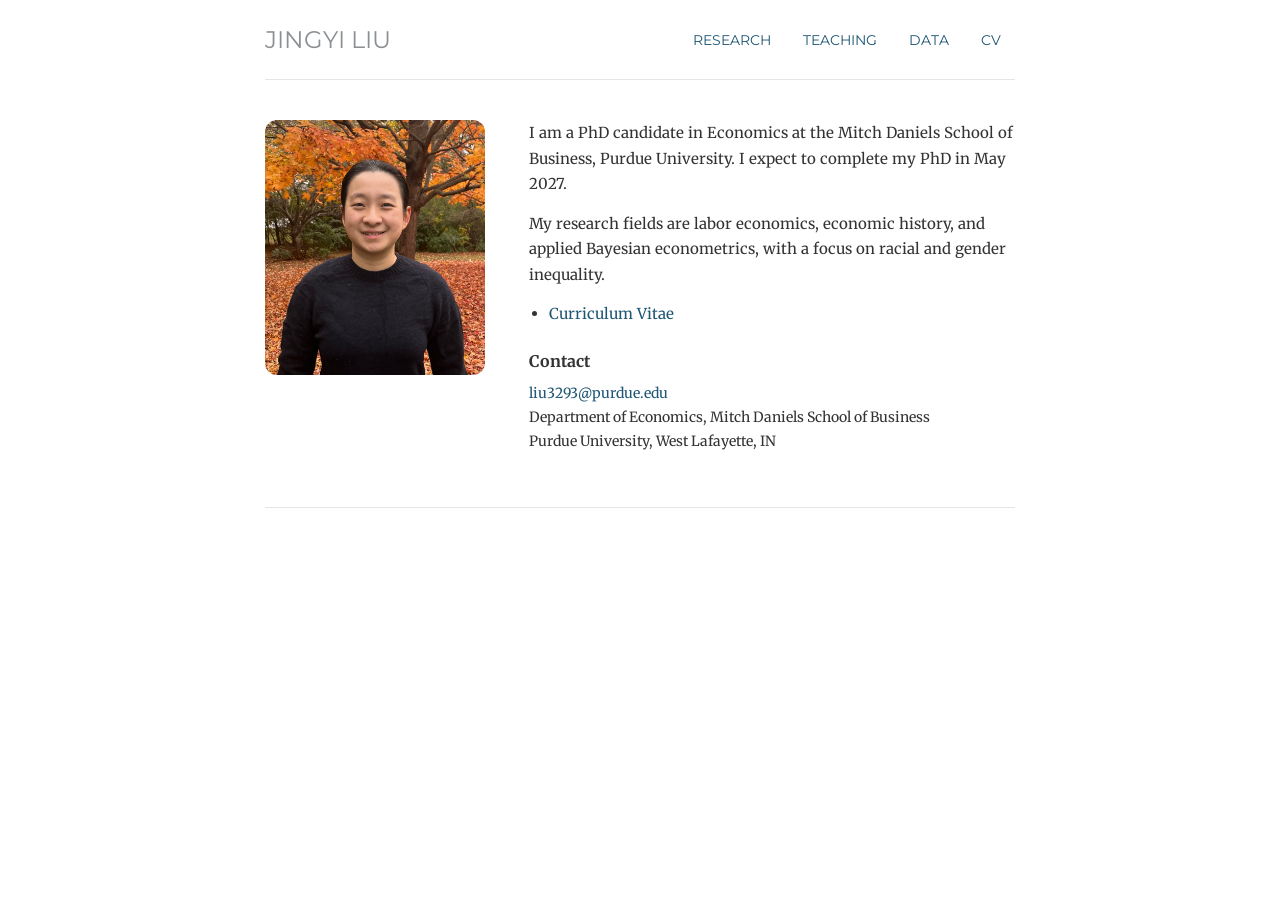
<file: index.html>
<!DOCTYPE html>
<html lang="en">
<head>
  <meta charset="utf-8">
  <meta name="viewport" content="width=device-width, initial-scale=1">
  <meta name="author" content="Jingyi Liu">
  <meta name="description" content="Personal academic website of Jingyi Liu.">
  <meta name="google-site-verification" content="BVX771WSoo8gil5sK48HHhRK5oeo0tVKf9-5OU0TJFE">
  <title>Jingyi Liu | Economics</title>
  <link rel="stylesheet" href="css/style.css">
</head>
<body>
  <div class="container">

    <div class="header">
      <h3 class="site-name"><a href="./">Jingyi Liu</a></h3>
      <ul class="nav">
        <li><a href="research/">Research</a></li>
        <li><a href="teaching/">Teaching</a></li>
        <li><a href="data/">Data</a></li>
        <li><a href="https://www.dropbox.com/scl/fi/u7igsgzy7dhxfwi76vimt/Liu_CV.pdf?rlkey=roibbhs29ve6yew86o4qdkd3t&amp;st=sy5g7en5&amp;dl=0">CV</a></li>
      </ul>
    </div>

    <div class="intro">
      <div class="intro-photo">
        <img class="avatar" alt="Jingyi Liu" src="img/photo.jpg">
      </div>
      <div class="intro-text">
        <p>I am a PhD candidate in Economics at the Mitch Daniels School of Business, Purdue University. I expect to complete my PhD in May 2027.</p>
        <p>My research fields are labor economics, economic history, and applied Bayesian econometrics, with a focus on racial and gender inequality.</p>
        <ul>
          <li><a href="https://www.dropbox.com/scl/fi/u7igsgzy7dhxfwi76vimt/Liu_CV.pdf?rlkey=roibbhs29ve6yew86o4qdkd3t&amp;st=sy5g7en5&amp;dl=0">Curriculum Vitae</a></li>
        </ul>

        <h2>Contact</h2>
        <p class="contact-details">
          <a href="mailto:liu3293@purdue.edu">liu3293@purdue.edu</a><br>
          Department of Economics, Mitch Daniels School of Business<br>
          Purdue University, West Lafayette, IN
        </p>
      </div>
    </div>

    <div class="footer"></div>

  </div>
</body>
</html>
</file>
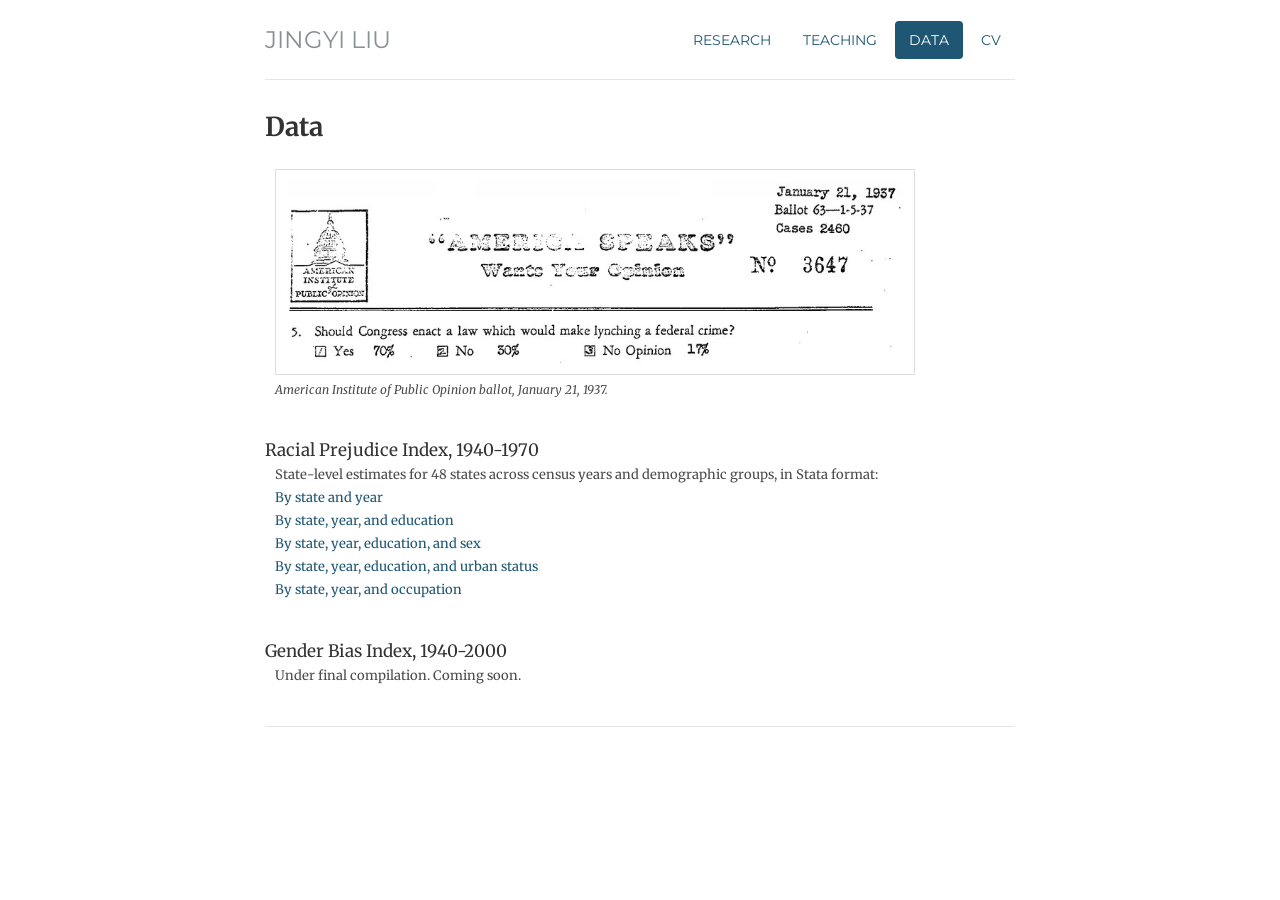
<file: data/index.html>
<!DOCTYPE html>
<html lang="en">
<head>
  <meta charset="utf-8">
  <meta name="viewport" content="width=device-width, initial-scale=1">
  <meta name="author" content="Jingyi Liu">
  <meta name="description" content="Data products by Jingyi Liu.">
  <title>Data | Jingyi Liu</title>
  <link rel="stylesheet" href="../css/style.css">
</head>
<body>
  <div class="container">

    <div class="header">
      <h3 class="site-name"><a href="../">Jingyi Liu</a></h3>
      <ul class="nav">
        <li><a href="../research/">Research</a></li>
        <li><a href="../teaching/">Teaching</a></li>
        <li class="active"><a href="./">Data</a></li>
        <li><a href="https://www.dropbox.com/scl/fi/u7igsgzy7dhxfwi76vimt/Liu_CV.pdf?rlkey=roibbhs29ve6yew86o4qdkd3t&amp;st=sy5g7en5&amp;dl=0">CV</a></li>
      </ul>
    </div>

    <h1>Data</h1>

    <figure class="data-figure">
      <img src="../img/ballot_racial.jpg" alt="American Institute of Public Opinion ballot from January 21, 1937, asking whether Congress should make lynching a federal crime">
      <figcaption>American Institute of Public Opinion ballot, January 21, 1937.</figcaption>
    </figure>

    <div class="project">
      <p class="paper_title">Racial Prejudice Index, 1940-1970</p>
      <p class="added_features">State-level estimates for 48 states across census years and demographic groups, in Stata format:</p>
      <p class="added_features"><a href="https://www.dropbox.com/scl/fi/os7siwzwsjz6ulmtisrh3/prej_st.dta?rlkey=0pqmqyavw6cft49sj9ww4pqkb&amp;st=qjokf5hy&amp;dl=0">By state and year</a></p>
      <p class="added_features"><a href="https://www.dropbox.com/scl/fi/ks53ypypkdzem0ezr5qkd/prej_set.dta?rlkey=w30ytojd2onn38yxkfedlhnnq&amp;st=0i2q8d3d&amp;dl=0">By state, year, and education</a></p>
      <p class="added_features"><a href="https://www.dropbox.com/scl/fi/bnhgnpr7lnhvz6abckeb7/prej_set_sex.dta?rlkey=n9j1h8j3sa1kmt1khkydhrw5l&amp;st=jo6rpffd&amp;dl=0">By state, year, education, and sex</a></p>
      <p class="added_features"><a href="https://www.dropbox.com/scl/fi/9tzlwm37yxdc3dclnw5zl/prej_set_urban.dta?rlkey=x3thu77u553r8mz0lpb30u9ne&amp;st=vzqkyxqx&amp;dl=0">By state, year, education, and urban status</a></p>
      <p class="added_features"><a href="https://www.dropbox.com/scl/fi/ob1nv6hhwcpeoartl7grk/prej_sot.dta?rlkey=bu3oaa6eum7vmcxky7400ptnv&amp;st=klalnsqq&amp;dl=0">By state, year, and occupation</a></p>
    </div>

    <div class="project">
      <p class="paper_title">Gender Bias Index, 1940-2000</p>
      <p class="added_features">Under final compilation. Coming soon.</p>
    </div>

    <!-- To add a dataset, copy this block above this comment:
    <div class="project">
      <p class="paper_title">Dataset name</p>
      <p class="added_features">Short description</p>
      <p class="added_features">
        <a href="../files/data/your-file.zip">Download</a> &middot;
        <a href="../files/data/your-codebook.pdf">Documentation</a> &middot;
        <a href="../files/papers/your-paper.pdf">Related paper</a>
      </p>
    </div>
    -->

    <div class="footer"></div>

  </div>
</body>
</html>
</file>
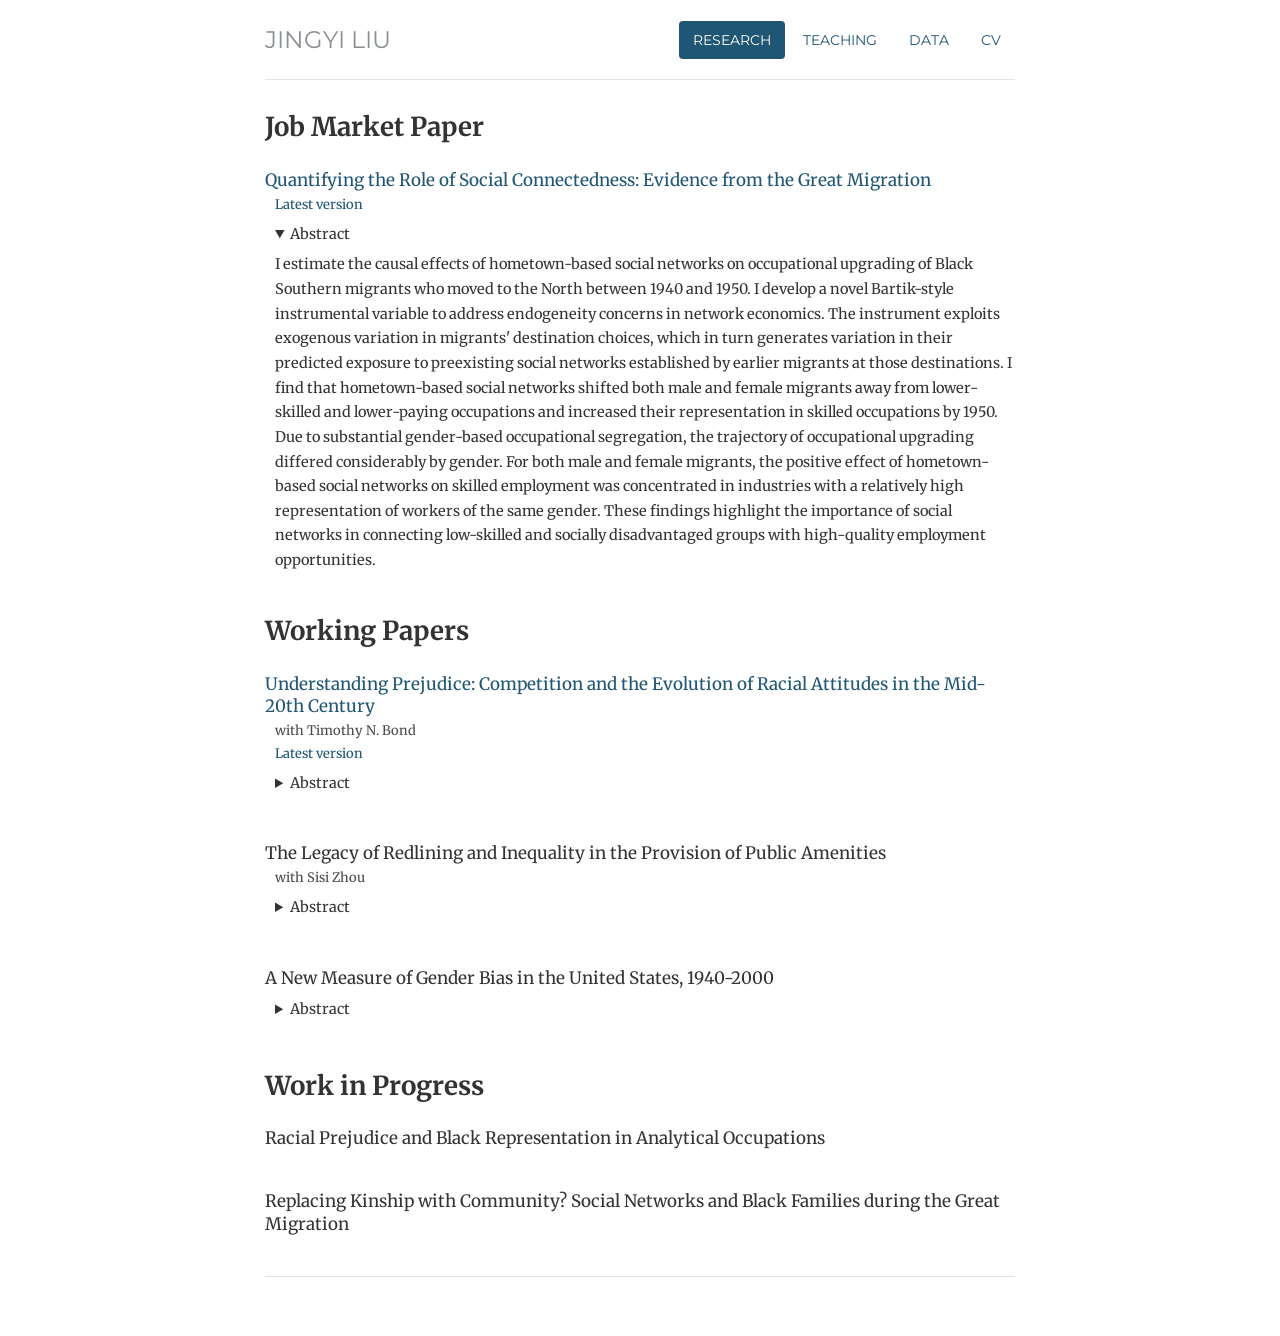
<file: research/index.html>
<!DOCTYPE html>
<html lang="en">
<head>
  <meta charset="utf-8">
  <meta name="viewport" content="width=device-width, initial-scale=1">
  <meta name="author" content="Jingyi Liu">
  <meta name="description" content="Research by Jingyi Liu.">
  <title>Research | Jingyi Liu</title>
  <link rel="stylesheet" href="../css/style.css">
</head>
<body>
  <div class="container">

    <div class="header">
      <h3 class="site-name"><a href="../">Jingyi Liu</a></h3>
      <ul class="nav">
        <li class="active"><a href="./">Research</a></li>
        <li><a href="../teaching/">Teaching</a></li>
        <li><a href="../data/">Data</a></li>
        <li><a href="https://www.dropbox.com/scl/fi/u7igsgzy7dhxfwi76vimt/Liu_CV.pdf?rlkey=roibbhs29ve6yew86o4qdkd3t&amp;st=sy5g7en5&amp;dl=0">CV</a></li>
      </ul>
    </div>

    <h1>Job Market Paper</h1>

    <div class="project">
      <p class="paper_title"><a href="https://www.dropbox.com/scl/fi/dyrjs9xfn4oyqnkbte6s8/Liu_JMP.pdf?rlkey=7azyvhhwy3h1nwy4s5dq31or9&amp;st=tndzdzdd&amp;dl=0">Quantifying the Role of Social Connectedness: Evidence from the Great Migration</a></p>
      <p class="added_features">
        <a href="https://www.dropbox.com/scl/fi/dyrjs9xfn4oyqnkbte6s8/Liu_JMP.pdf?rlkey=7azyvhhwy3h1nwy4s5dq31or9&amp;st=tndzdzdd&amp;dl=0">Latest version</a>
      </p>
      <details class="abstract" open>
        <summary>Abstract</summary>
        I estimate the causal effects of hometown-based social networks on occupational upgrading of Black Southern migrants who moved to the North between 1940 and 1950. I develop a novel Bartik-style instrumental variable to address endogeneity concerns in network economics. The instrument exploits exogenous variation in migrants' destination choices, which in turn generates variation in their predicted exposure to preexisting social networks established by earlier migrants at those destinations. I find that hometown-based social networks shifted both male and female migrants away from lower-skilled and lower-paying occupations and increased their representation in skilled occupations by 1950. Due to substantial gender-based occupational segregation, the trajectory of occupational upgrading differed considerably by gender. For both male and female migrants, the positive effect of hometown-based social networks on skilled employment was concentrated in industries with a relatively high representation of workers of the same gender. These findings highlight the importance of social networks in connecting low-skilled and socially disadvantaged groups with high-quality employment opportunities.
      </details>
    </div>

    <h1>Working Papers</h1>

    <div class="project">
      <p class="paper_title"><a href="https://www.dropbox.com/scl/fi/p300f79mnt0amrfxwv0rt/GM_prejudice_draft.pdf?rlkey=r8wt5mzw5p4talvv6ayenke4x&amp;st=u0eho7c9&amp;dl=0">Understanding Prejudice: Competition and the Evolution of Racial Attitudes in the Mid-20th Century</a></p>
      <p class="added_features">with Timothy N. Bond</p>
      <p class="added_features">
        <a href="https://www.dropbox.com/scl/fi/p300f79mnt0amrfxwv0rt/GM_prejudice_draft.pdf?rlkey=r8wt5mzw5p4talvv6ayenke4x&amp;st=u0eho7c9&amp;dl=0">Latest version</a>
      </p>
      <details class="abstract">
        <summary>Abstract</summary>
        We estimate the causal effect of the Great Migration on racial prejudice. We overcome standard limitations of survey-based measures of prejudice by developing a new Bayesian method to estimate prejudice as a latent variable. Our approach can identify sub-group rates of prejudice across time on a consistent scale using different survey items, so long as there is always at least one item that overlaps in any period. We find consistent evidence that the Great Migration increased prejudice among Whites who would have faced the most labor market competition from these migrants. White high school dropouts, Whites in urban areas, and Whites in blue collar occupations all became more prejudiced in states that were more exposed to the Great Migration. In contrast, we find little evidence of increased prejudice among college-educated or white-collar Whites. By identifying the effects of the Great Migration across demographic groups who would have had different forms of contact with newly arriving Black Americans, we highlight how the Great Migration polarized American values.
      </details>
    </div>

    <div class="project">
      <p class="paper_title">The Legacy of Redlining and Inequality in the Provision of Public Amenities</p>
      <p class="added_features">with Sisi Zhou</p>
      <details class="abstract">
        <summary>Abstract</summary>
        We estimate the causal effect of redlining, a New Deal policy, on access to public amenities among current Black and White city residents. We consider two modes of travel: walking and driving. For each mode, we measure accessibility to public amenities using a gravity-based measure with a negative exponential distance-decay function, calculated separately for Black and White residents. Using a regression discontinuity design, we find that redlining had long-term negative effects on residents' access to public amenities within walking distance, affecting both Black and White residents. In contrast, when driving is considered, redlining increased access to public amenities, with particularly large gains for White residents. We attribute these findings to local investment distortions arising from the urban hierarchy encoded in HOLC redlining maps. Public amenities were disproportionately concentrated in predominantly White neighborhoods, which account for a relatively small share of the city's population, placing these amenities beyond walking distance for many Black and White residents. Our findings highlight how a racially discriminatory policy can harm the interests of residents across racial groups.
      </details>
    </div>

    <div class="project">
      <p class="paper_title">A New Measure of Gender Bias in the United States, 1940-2000</p>
      <details class="abstract">
        <summary>Abstract</summary>
        This paper introduces the first comprehensive measure of gender bias spanning 1940&ndash;2000. Using historical Gallup public opinion surveys, I identify underlying gender attitudes from binary responses to survey questions using a Bayesian latent factor model. This approach enables consistent measure of gender bias over six decades despite changes in survey items. This new measure of gender bias provides an unprecedented opportunity for economists and social scientists to examine the evolution of gender attitudes in the United States over the second half of the twentieth century.
      </details>
    </div>

    <!-- To add a paper, copy this block above this comment:
    <div class="project">
      <p class="paper_title"><a href="../files/papers/paper.pdf">Paper title</a></p>
      <p class="added_features">(with Coauthor Name)</p>
      <p class="added_features">Working paper series or status (MM/YYYY)</p>
      <p class="added_features">
        <a href="../files/papers/paper.pdf">Paper PDF</a> &middot;
        <a href="../data/">Data</a>
      </p>
      <details class="abstract">
        <summary>Abstract</summary>
        Abstract text.
      </details>
    </div>
    -->

    <h1>Work in Progress</h1>

    <div class="project">
      <p class="paper_title">Racial Prejudice and Black Representation in Analytical Occupations</p>
    </div>

    <div class="project">
      <p class="paper_title">Replacing Kinship with Community? Social Networks and Black Families during the Great Migration</p>
    </div>

    <div class="footer"></div>

  </div>
</body>
</html>
</file>
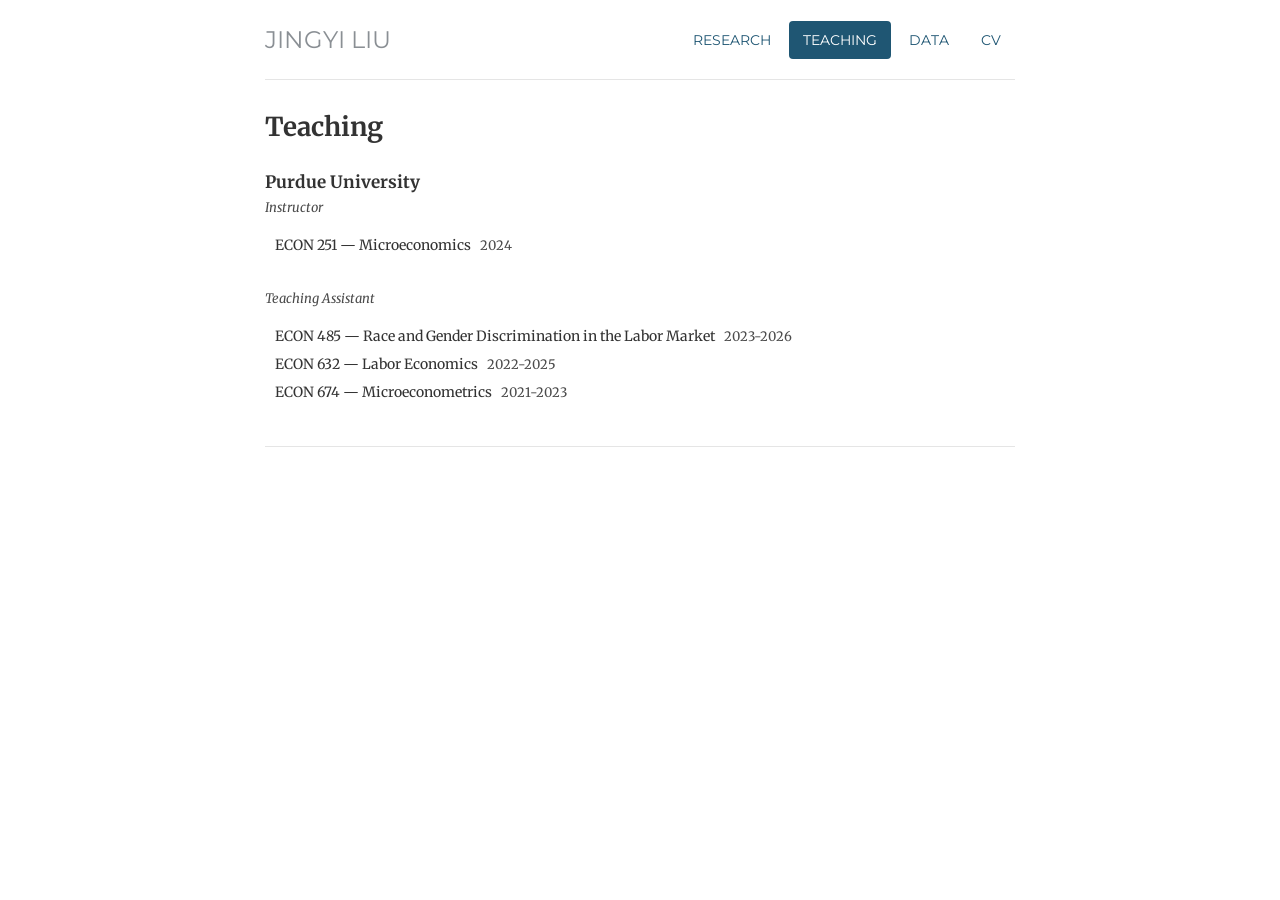
<file: teaching/index.html>
<!DOCTYPE html>
<html lang="en">
<head>
  <meta charset="utf-8">
  <meta name="viewport" content="width=device-width, initial-scale=1">
  <meta name="author" content="Jingyi Liu">
  <meta name="description" content="Teaching by Jingyi Liu.">
  <title>Teaching | Jingyi Liu</title>
  <link rel="stylesheet" href="../css/style.css">
</head>
<body>
  <div class="container">

    <div class="header">
      <h3 class="site-name"><a href="../">Jingyi Liu</a></h3>
      <ul class="nav">
        <li><a href="../research/">Research</a></li>
        <li class="active"><a href="./">Teaching</a></li>
        <li><a href="../data/">Data</a></li>
        <li><a href="https://www.dropbox.com/scl/fi/u7igsgzy7dhxfwi76vimt/Liu_CV.pdf?rlkey=roibbhs29ve6yew86o4qdkd3t&amp;st=sy5g7en5&amp;dl=0">CV</a></li>
      </ul>
    </div>

    <h1>Teaching</h1>

    <p class="institution">Purdue University</p>
    <p class="role">Instructor</p>
    <ul class="courses">
      <li>ECON 251 — Microeconomics <span class="course-term">2024</span></li>
    </ul>
    <p class="role">Teaching Assistant</p>
    <ul class="courses">
      <li>ECON 485 — Race and Gender Discrimination in the Labor Market <span class="course-term">2023-2026</span></li>
      <li>ECON 632 — Labor Economics <span class="course-term">2022-2025</span></li>
      <li>ECON 674 — Microeconometrics <span class="course-term">2021-2023</span></li>
    </ul>

    <div class="footer"></div>

  </div>
</body>
</html>
</file>
<file: css/style.css>
@import url(https://fonts.googleapis.com/css?family=Merriweather:300,300italic,400,400italic,700,700italic&display=swap);
@import url(https://fonts.googleapis.com/css?family=Montserrat&display=swap);

:root {
  color-scheme: light;
  --text: #333333;
  --muted: #8a8f94;
  --secondary: #4b4b4b;
  --rule: #e5e5e5;
  --accent: #1f5673;
  --accent-dark: #143a4f;
}

* { box-sizing: border-box; }

body {
  margin: 0;
  padding: 20px 16px 40px;
  background: #ffffff;
  color: var(--text);
  font-family: 'Merriweather', Georgia, 'Times New Roman', serif;
  font-size: 16px;
  line-height: 1.6;
}

a { color: var(--accent); text-decoration: none; }
a:hover { color: var(--accent-dark); text-decoration: underline; }

.container { max-width: 750px; margin: 0 auto; }

/* Masthead */
.header {
  display: flex;
  flex-wrap: wrap;
  align-items: center;
  justify-content: space-between;
  gap: 8px 24px;
  padding-bottom: 19px;
  margin-bottom: 30px;
  border-bottom: 1px solid var(--rule);
  font-family: 'Montserrat', Helvetica, Arial, sans-serif;
  text-transform: uppercase;
}
.site-name { margin: 0; font-size: 24px; font-weight: normal; line-height: 40px; }
.site-name a { color: var(--muted); }
.site-name a:hover { color: var(--accent); text-decoration: none; }

.nav { display: flex; gap: 4px; margin: 0; padding: 0; list-style: none; }
.nav a { display: block; padding: 8px 14px; border-radius: 4px; font-size: 14px; }
.nav a:hover { background: #eef3f6; text-decoration: none; }
.nav .active a, .nav .active a:hover { background: var(--accent); color: #ffffff; }

/* Home */
.intro { display: flex; gap: 44px; align-items: flex-start; margin: 40px 0; }
.intro-photo { flex: 0 0 220px; text-align: center; }
.avatar { display: block; width: 100%; max-width: 220px; height: auto; margin: 0 auto; border-radius: 12px; }
.intro-text { flex: 1; min-width: 0; font-size: 15px; }
.intro-text p { margin: 0 0 14px; line-height: 1.7; }
.intro-text ul { margin: 0 0 22px; padding-left: 20px; line-height: 1.7; }
.intro-text h2 { margin: 0 0 8px; font-size: 16px; }
.contact-details { font-size: 14px; }

/* Research */
h1 { margin: 0 0 25px; font-size: 26px; font-weight: 700; line-height: 1.3; }
h1.later { margin-top: 50px; }

.project { margin-bottom: 41px; }
.project p { line-height: 1.3; }
.paper_title { margin: 0; font-size: 17px; }
.added_features { margin: 6px 0 5px 10px; font-size: 13px; color: var(--secondary); }
.data-figure { margin: 10px 0 40px 10px; }
.data-figure img { display: block; width: 100%; max-width: 640px; height: auto; border: 1px solid #ddd; }
.data-figure figcaption { margin-top: 5px; font-size: 12px; font-style: italic; color: var(--secondary); }

.abstract { margin: 8px 0 20px 10px; font-size: 14.5px; line-height: 1.7; }
.abstract summary { cursor: pointer; display: list-item; margin-bottom: 6px; }

/* Teaching */
.institution { margin: 0; font-size: 17px; font-weight: 700; }
.role { margin: 2px 0 12px; font-size: 13px; font-style: italic; color: var(--secondary); }
.courses { margin: 0 0 30px 10px; padding: 0; list-style: none; font-size: 14px; line-height: 2; }
.course-term { margin-left: 6px; font-size: 13px; color: var(--secondary); }

/* Footer */
.footer {
  margin-top: 40px;
  padding-top: 19px;
  border-top: 1px solid var(--rule);
  color: var(--muted);
  font-size: 13px;
}

/* Highlights text that still needs filling in. Nothing is yellow once every
   placeholder is replaced; the whole rule can then be deleted. */
.ph { background: #fff1a8; color: #5c4a00; padding: 1px 3px; border-radius: 3px; }

@media (max-width: 640px) {
  .intro { flex-direction: column; align-items: stretch; gap: 24px; margin: 24px 0; }
  .intro-photo { flex-basis: auto; }
  .site-name { font-size: 20px; }
  .nav a { padding: 6px 10px; }
}
</file>
